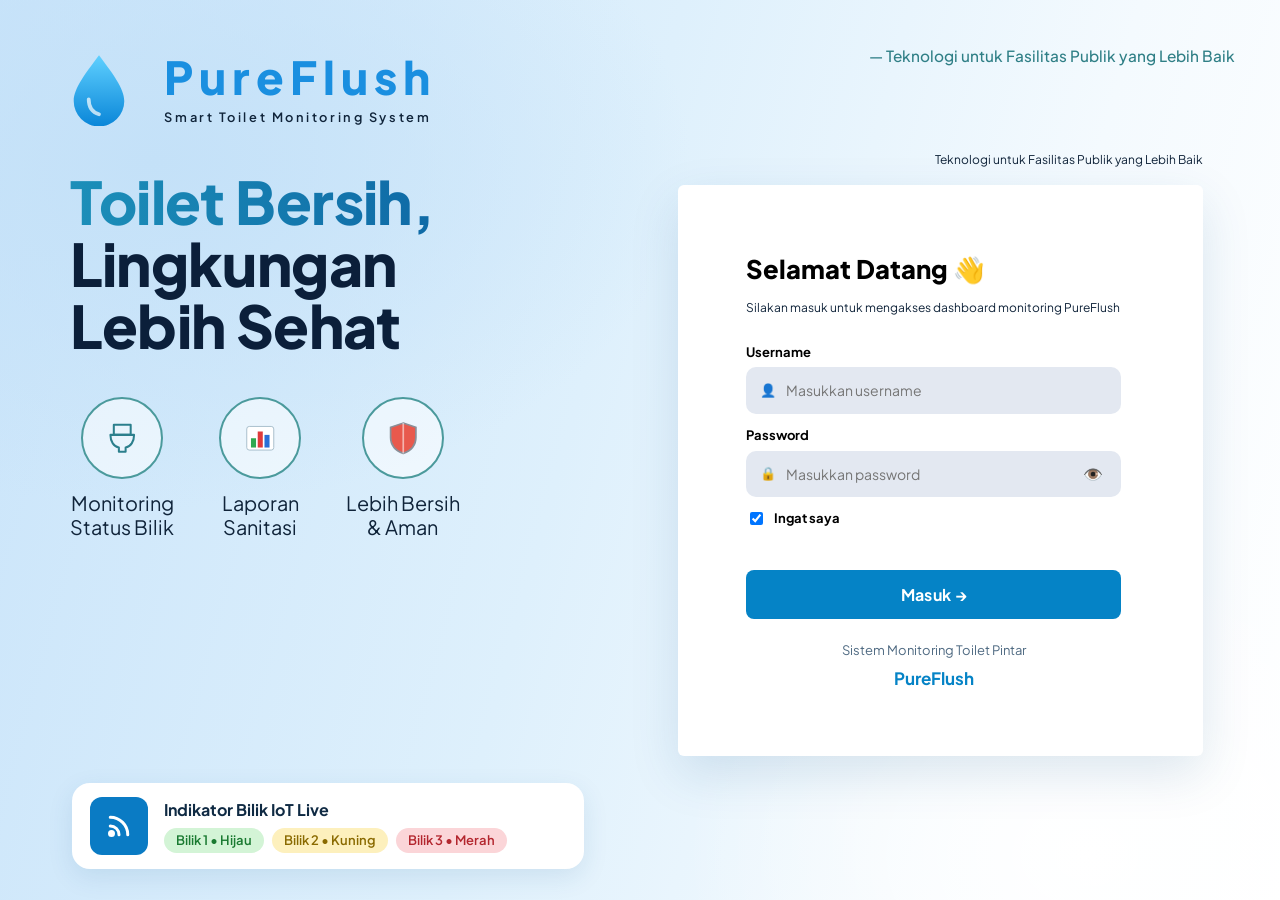
<file: dashboard/index.html>
<!DOCTYPE html>
<html lang="id">
<head>
<meta charset="utf-8">
<title>PureFlush</title>
<noscript><meta http-equiv="refresh" content="0; url=login.html"></noscript>
</head>
<body>
<!-- Pintu masuk: buka file ini. Sudah login -> main.html, belum -> login.html -->
<script>
try { location.replace(sessionStorage.getItem('pureflush_user') || localStorage.getItem('pureflush_user') ? 'main.html' : 'login.html'); }
catch (e) { location.replace('login.html'); }
</script>
<p>Memuat… <a href="login.html">Klik di sini jika tidak berpindah.</a></p>
</body>
</html>
</file>
<file: dashboard/style.css>
/* PureFlush — gaya mengikuti desain Figma: login (biru-putih) & dashboard (biru + pola heksagon + siluet toilet) */
:root{
  --ink:#0f2a43;--mut:#4f6a82;--blue:#1a8fe0;--blue-d:#0b6fb8;--line:#c3dcef;
  --k1:#7db9f5;--k2:#b4d4f7;--k3:#e1e5eb;--bilik:#b9c7ee;--beige:#f3e4cf;
  --ok-d:#14702a;--chk-d:#8f5200;--r:16px;
}
*{box-sizing:border-box}
html{-webkit-text-size-adjust:100%}
body{margin:0;color:var(--ink);font-family:"Plus Jakarta Sans","Segoe UI",system-ui,sans-serif;line-height:1.45;min-height:100vh;
  background:linear-gradient(135deg,#d3e9fc 0%,#e9f5fe 50%,#c2e1f8 100%) fixed}
/* latar halaman dalam: pola heksagon + siluet toilet + ikon IoT (digambar dengan SVG, bukan foto) */
body::before{content:"";position:fixed;inset:0;z-index:-1;pointer-events:none;
  background-image:
   url("data:image/svg+xml,%3Csvg xmlns='http://www.w3.org/2000/svg' viewBox='0 0 300 360' fill='none' stroke='white' stroke-opacity='.65' stroke-width='4' stroke-linecap='round'%3E%3Crect x='70' y='80' width='160' height='80' rx='22'/%3E%3Cellipse cx='150' cy='200' rx='122' ry='58'/%3E%3Cellipse cx='150' cy='200' rx='86' ry='36'/%3E%3Cpath d='M32 214C32 300 110 346 150 346S268 300 268 214'/%3E%3Cpath d='M215.9 65.9A20 20 0 0 1 244.1 65.9M201.7 51.7A40 40 0 0 1 258.3 51.7M187.6 37.6A60 60 0 0 1 272.4 37.6'/%3E%3Ccircle cx='230' cy='80' r='4' fill='white'/%3E%3C/svg%3E"),
   url("data:image/svg+xml,%3Csvg xmlns='http://www.w3.org/2000/svg' width='55.43' height='96' viewBox='0 0 55.43 96'%3E%3Cpath d='M0 16L27.71 0L55.43 16V48L27.71 64L0 48ZM27.71 64V96' fill='none' stroke='white' stroke-opacity='.45' stroke-width='1.2'/%3E%3C/svg%3E");
  background-repeat:no-repeat,repeat;
  background-position:left 4% bottom 6%,0 0;
  background-size:min(360px,32vw) auto,55.43px 96px}
body.login-bg{background:linear-gradient(100deg,#cde5fb 0%,#e3f1fd 45%,#ffffff 90%) fixed}
body.login-bg::before{display:none}
button,input,select{font:inherit;color:inherit}
button{cursor:pointer}
:focus-visible{outline:2px solid var(--blue);outline-offset:2px}
.em{font-family:"Segoe UI Emoji","Apple Color Emoji","Noto Color Emoji",sans-serif;font-style:normal;line-height:1}
.ic{vertical-align:-3px;flex:none}

/* ---------- Tombol ---------- */
.btn{border:0;border-radius:999px;padding:11px 20px;font-weight:700;font-size:13px;letter-spacing:.3px}
.btn.pri{background:#0583c9;color:#fff}.btn.pri:hover{background:#046aa6}
.btn.ghost{background:#fff;border:1px solid var(--line);color:var(--ink)}
.btn.green{background:#149a32;color:#fff}.btn.amber{background:#c47500;color:#fff}
.btn[disabled]{opacity:.6;cursor:not-allowed}

/* ---------- Login ---------- */
/* foto-login.jpg sudah memuat judul + 3 ikon fitur; di atasnya hanya ditambah logo, kartu masuk, dan indikator */
body.lgp{position:relative;background:linear-gradient(100deg,#cfe6fb 0%,#e9f5fe 55%,#fff 100%) fixed}
body.lgp::before{display:none}
.lg-art{position:fixed;inset:0;z-index:-1;background:radial-gradient(60% 55% at 12% 18%,#c4e1f8 0%,rgba(196,225,248,0) 70%),radial-gradient(45% 50% at 85% 95%,#fff 0%,rgba(255,255,255,0) 70%),linear-gradient(105deg,#c9e4fa 0%,#def0fc 45%,#f4fafe 75%,#fff 100%)}
.lg-deco{position:absolute;right:3.5%;top:clamp(26px,5vh,56px);font-size:clamp(13px,1.2vw,17px);color:#2f7f86;font-weight:500;z-index:0}
.lg-hero{position:absolute;left:5.5vw;top:19vh}
.lg-hero h1{margin:0;font-size:clamp(34px,4.6vw,68px);line-height:1.05;font-weight:800;letter-spacing:-.01em;color:#0b1f3a}
.lg-hero .h1a{background:linear-gradient(90deg,#1c8fb9,#0f6aa6);-webkit-background-clip:text;background-clip:text;color:transparent}
.lg-feat{list-style:none;display:flex;gap:clamp(22px,3.5vw,58px);margin:clamp(24px,4.5vh,48px) 0 0;padding:0}
.lg-feat li{text-align:center;font-size:clamp(14px,1.55vw,22px);line-height:1.2;color:#10243a;font-weight:400}
.lg-feat i{display:grid;place-items:center;width:clamp(64px,6.4vw,92px);height:clamp(64px,6.4vw,92px);margin:0 auto 12px;border-radius:50%;border:2px solid #4b9a9c;background:rgba(255,255,255,.55)}
.lg-feat svg{width:52%;height:52%}
main.lg-main{position:relative;min-height:100vh;max-width:none;width:auto;padding:0;margin:0}
.lg-logo{position:absolute;left:5.5vw;top:clamp(20px,5.8vh,64px);display:flex;gap:36px;align-items:center}
.lg-wm{font-size:clamp(28px,3.55vw,52px);font-weight:800;letter-spacing:.13em;color:#1a8fe0;line-height:1.1}
.lg-sub{font-size:clamp(10px,1vw,14px);letter-spacing:.2em;font-weight:600;color:#10243a;margin-top:6px}
.lg-right{position:absolute;right:6%;top:16.8vh;width:min(41%,594px);min-width:340px;display:flex;flex-direction:column;align-items:flex-end;gap:10px}
.lg-tag{font-size:12px;color:#10243a;margin-bottom:6px}
.lg-card{background:#fff;border-radius:6px;min-height:min(63.5vh,650px);justify-content:center;padding:clamp(24px,3.2vw,44px) clamp(22px,6.4vw,94px) clamp(24px,3.2vw,44px) clamp(22px,5.3vw,76px);width:100%;box-shadow:0 18px 50px rgba(10,80,130,.13);display:flex;flex-direction:column;gap:12px}
.lg-card h2{margin:0;font-size:clamp(22px,2vw,28px);font-weight:800;color:#000}
.lg-hint{margin:0 0 14px;color:#10243a;font-size:12px}
.lg-card label{display:flex;flex-direction:column;gap:6px;font-size:13px;font-weight:700;color:#000}
.field{display:flex;align-items:center;gap:10px;background:#e3e8f1;border-radius:10px;padding:0 14px;font-weight:400}
.field:focus-within{outline:2px solid var(--blue)}
.field input{flex:1;min-width:0;border:0;background:transparent;padding:13px 0;font-size:14px;outline:0}
.field button{background:none;border:0;padding:4px;font-size:16px}
.lg-card label.chk{flex-direction:row;align-items:center;gap:8px;font-weight:700;font-size:13px}
.err{min-height:18px;color:#b3261e;font-size:13px;font-weight:600}
.btn.wide{width:100%;padding:13px;font-size:16px;border-radius:8px;background:#0583c6;color:#fff;font-weight:700}
.foot{text-align:center;color:#4f6a82;font-size:13px;margin-top:10px}
.foot b{display:block;color:#0583c6;font-size:17px;margin-top:6px}
.lg-live{position:absolute;left:5.6%;bottom:clamp(14px,3.5vh,40px);width:min(525px,40%);min-width:300px;display:flex;gap:16px;align-items:center;background:#fff;border-radius:18px;padding:14px 18px;box-shadow:0 8px 26px rgba(10,80,130,.1)}
.lg-live .ico{width:58px;height:58px;border-radius:12px;background:#0a7bc4;display:grid;place-items:center;flex:none}
.lg-live b{display:block;margin-bottom:6px}
.pills{display:flex;gap:8px;flex-wrap:wrap}
.pill{border-radius:999px;padding:3px 12px;font-size:13px;font-weight:600}
.p-g{background:#d3f4d6;color:#1a7a31}.p-y{background:#fdf0bd;color:#8a6a00}.p-r{background:#fbd5d8;color:#b3262e}
@media (max-width:900px){
  .lg-art{position:absolute}
  .lg-deco{display:none}
  .lg-hero{position:static;padding:8px 4px 24px}
  .lg-feat{gap:18px}
  main.lg-main{min-height:0;display:flex;flex-direction:column;padding:0 16px 28px}
  .lg-logo{position:static;align-items:flex-start;padding:18px 4px 0}
  .lg-live{position:static;width:100%;min-width:0;margin:0 0 18px}
  .lg-right{position:static;transform:none;width:100%;min-width:0;align-items:stretch}
  .lg-tag{display:none}
}

/* ---------- Kerangka aplikasi ---------- */
.app{display:grid;grid-template-columns:290px 1fr;min-height:100vh}
aside{padding:26px 18px;display:flex;flex-direction:column}
.logo{margin:0 6px 30px}
.wm{font-size:44px;font-weight:800;letter-spacing:-1.5px;line-height:1}
.wm span{color:#1e86d8}.wm .f{color:#14457f}
.tag{font-size:13px;font-weight:500;margin-top:6px}
aside h4{margin:0 6px 10px;font-size:22px;font-weight:800}
.nav{display:flex;flex-direction:column;gap:6px}
.nav button{display:flex;align-items:center;gap:12px;text-align:left;background:none;border:0;padding:10px 8px;border-radius:12px;font-size:17px;font-weight:700}
.nav button:hover{background:rgba(255,255,255,.5)}
.nav button[aria-current="page"]{background:rgba(255,255,255,.8);color:var(--blue-d);box-shadow:0 2px 8px rgba(10,80,130,.08)}
.nav .em{font-size:24px;width:30px;text-align:center}
.who{margin-top:auto;padding:14px 6px 0;border-top:1px solid rgba(15,42,67,.12);font-size:13px}
.who b{display:block}.who span{color:var(--mut);font-size:12px}
.who button{margin-top:8px;background:none;border:0;color:var(--blue-d);font-weight:700;font-size:13px;padding:0;display:flex;gap:6px;align-items:center}
main{padding:26px clamp(16px,3vw,40px);max-width:1080px;width:100%}
.top{display:flex;justify-content:space-between;align-items:center;gap:10px;flex-wrap:wrap;margin-bottom:18px}
.top h1{margin:0;font-size:clamp(22px,2.6vw,30px);color:var(--blue)}
.sim{display:flex;align-items:center;gap:10px;font-size:13px;color:var(--mut)}
.sim .live2{display:inline-flex;align-items:center;gap:6px}
.sim .dot2{width:8px;height:8px;border-radius:50%;background:#22b04a}.sim .off .dot2{background:#9aa}
.sim button{border:1px solid var(--line);background:rgba(255,255,255,.8);border-radius:999px;padding:6px 12px;font-size:12px}
h2.sec{font-size:clamp(20px,2.2vw,26px);margin:32px 0 12px;color:var(--blue);text-transform:uppercase;letter-spacing:.4px;font-weight:800}

/* ---------- Dashboard ---------- */
.alert{display:flex;gap:10px;align-items:center;background:#f6cf9d;color:var(--chk-d);border-radius:12px;padding:11px 14px;margin-bottom:14px;font-size:14px;font-weight:600}
.sumrow{display:grid;grid-template-columns:1.25fr 1fr 1fr;gap:16px}
.sumc{display:flex;gap:14px;align-items:flex-start;padding:18px 22px;border-radius:14px}
.sumc .big{font-size:40px}
.sumc .lb{font-weight:800;font-size:clamp(20px,2.2vw,28px);letter-spacing:.5px}
.sumc b{display:block;font-size:clamp(26px,3vw,36px);line-height:1.1}
.s1{background:var(--k1)}.s2{background:var(--k2)}.s3{background:var(--k3)}
.rooms{display:grid;grid-template-columns:repeat(auto-fit,minmax(190px,1fr));gap:14px}
.rc{display:flex;flex-direction:column;gap:7px;background:rgba(185,199,238,.92);border:0;border-radius:14px;padding:14px 16px;text-align:left;width:100%;min-height:128px;transition:transform .12s,box-shadow .12s}
.rc:hover{transform:translateY(-2px);box-shadow:0 10px 22px rgba(10,80,130,.15)}
.rt{display:flex;align-items:center;gap:8px;font-size:14px}.rt .em{font-size:22px}
.rc .m{font-size:13px;display:flex;align-items:center;gap:7px}
.rc .m .em{font-size:13px}
.rc .dl{margin-top:auto;align-self:flex-end;color:#2a46c8;font-size:12px;font-weight:600}
.dot{width:11px;height:11px;border-radius:50%;display:inline-block;flex:none}
.d-kosong{background:#22b04a}.d-dipakai{background:#2a6ff0}.d-cek{background:#f08a00}
.panel{background:rgba(255,255,255,.62);border:1px solid rgba(255,255,255,.8);border-radius:var(--r);padding:18px}
.filter{display:flex;gap:6px;margin-bottom:12px;flex-wrap:wrap;align-items:center}
.filter button{border:1px solid var(--line);background:rgba(255,255,255,.85);border-radius:999px;padding:5px 13px;font-size:12px;font-weight:600}
.filter button.on{background:var(--blue);color:#fff;border-color:var(--blue)}
input[type=date]{border:1px solid var(--line);background:#fff;border-radius:999px;padding:5px 12px;font-size:12px}
.ct{font-size:clamp(15px,1.6vw,19px);font-weight:700;color:var(--blue);margin:2px 0 8px}
svg.chart{display:block;width:100%;height:auto;max-height:290px;overflow:visible}
.axl{stroke:#7d98b0;stroke-width:1.2}
.ax{fill:#44607a;font-size:12px;font-family:inherit}
.ax.val{fill:var(--ink);font-weight:700;font-size:12px}
.bv{fill:#0ea5ee}.bv.now{fill:#22b04a}
.sum{display:grid;grid-template-columns:repeat(3,1fr);gap:10px}
.sum.four{grid-template-columns:repeat(4,1fr)}
.sum div{background:rgba(255,255,255,.7);border:1px solid var(--line);border-radius:12px;padding:10px 12px;font-size:12px;color:var(--mut)}
.sum b{display:block;font-size:20px;color:var(--ink)}
.note{font-size:12px;color:var(--mut);margin-top:10px}

/* ---------- Detail Bilik (latar foto sama untuk Bilik 1-4) ---------- */
/* foto-bilik.jpg = latar. Jika file tidak ada, dipakai bilik-bg.svg */
.dpage{position:relative;min-height:100vh;padding:clamp(16px,3.2vw,46px) clamp(16px,4.3vw,62px) 100px;display:flex;flex-direction:column;
  background:url("foto-bilik.jpg") center/cover no-repeat,url("bilik-bg.svg") center/cover no-repeat,linear-gradient(#cfe8fb,#8fc3ee)}
.dback{align-self:flex-start;background:none;border:0;color:#1a8fe0;font-weight:600;font-size:12px;padding:0;margin-bottom:4px;text-shadow:0 0 6px rgba(255,255,255,.9)}
.dtitle{margin:0 0 clamp(20px,4.6vw,66px);font-size:clamp(20px,2.9vw,36px);color:#1e9be0;font-weight:800;text-shadow:0 0 8px rgba(255,255,255,.85)}
.dcard{width:min(100%,990px);margin:0 auto;background:#e8d8b4;border-radius:28px;padding:clamp(20px,4.2vw,62px) clamp(18px,3.6vw,52px) clamp(18px,3.4vw,50px) clamp(18px,5.4vw,78px);min-height:min(66vh,690px);display:flex;flex-direction:column;box-shadow:0 14px 40px rgba(60,40,10,.18)}
.dinfo{display:flex;flex-direction:column;gap:clamp(8px,1.3vw,18px);font-size:clamp(16px,2.3vw,33px);color:#000}
.drow{display:grid;grid-template-columns:10.6em 1fr;gap:8px}
.dact{margin-top:auto;padding-top:28px}
.dbtn{display:block;width:min(100%,745px);margin:0 auto;border:0;border-radius:999px;background:#edf5f8;color:#000;padding:clamp(11px,1.6vw,20px) 20px;font-size:clamp(15px,2.3vw,32px);font-weight:500;letter-spacing:.2px}
.dbtn:hover{background:#fff}.dbtn[disabled]{opacity:.7;cursor:not-allowed}
.deny{padding:12px 14px;border-radius:12px;background:rgba(255,255,255,.55);color:#4a3d27;font-size:13px;font-weight:600;text-align:center}
.dicons{position:absolute;right:clamp(14px,3vw,44px);bottom:20px;display:flex;gap:12px;padding:10px 14px;border:1px solid rgba(110,190,255,.7);border-radius:20px;background:rgba(255,255,255,.28)}
.dicons span{width:40px;height:40px;border-radius:50%;border:1px solid rgba(110,190,255,.9);background:rgba(255,255,255,.6);color:#1a8fe0;display:grid;place-items:center}
@media (max-width:560px){.drow{grid-template-columns:1fr;gap:0}.drow span:first-child{color:#5a4a2e;font-size:.7em}}

/* ---------- Tabel ---------- */
table{width:100%;border-collapse:collapse;font-size:14px}
th,td{text-align:left;padding:10px 8px;border-bottom:1px solid var(--line)}
th{font-size:12px;color:var(--mut);text-transform:uppercase;letter-spacing:.5px}
tr[data-a]{cursor:pointer}tr[data-a]:hover{background:rgba(255,255,255,.6)}
.tw{overflow-x:auto}

/* ---------- Dialog konfirmasi & notifikasi (sesuai desain) ---------- */
.overlay{position:fixed;inset:0;background:rgba(10,30,50,.45);display:none;align-items:center;justify-content:center;padding:20px;z-index:20}
.overlay.on{display:flex}
.modal{background:#deedf5;border-radius:10px;padding:34px clamp(20px,4vw,44px) 30px;max-width:540px;width:100%;text-align:center;box-shadow:0 20px 60px rgba(0,0,0,.28)}
.modal h3{margin:0 0 16px;font-size:clamp(20px,2.4vw,24px);font-weight:700;color:#2a9fb5}
.modal p{margin:0 0 30px;color:#000;font-size:15px}
.mbtn{display:flex;gap:14px;justify-content:space-between}
.mb{flex:0 1 150px;border:0;background:#d8d8d8;color:#000;font-weight:700;font-size:16px;padding:16px 10px;border-radius:0}
.mb:hover{background:#cbcbcb}
#toast{position:fixed;top:calc(18px + env(safe-area-inset-top,0px));right:18px;left:18px;margin:0 auto;max-width:400px;background:#fff;color:#000;border-radius:12px;padding:14px 20px;font-size:17px;font-weight:500;display:none;align-items:center;gap:12px;z-index:30;box-shadow:0 10px 30px rgba(0,0,0,.2)}
#toast .em{font-size:20px}
#toast.on{display:flex}#toast.warn{background:#fff3dc;color:#6b4200}

/* ---------- Penyesuaian dashboard agar sama dengan desain ---------- */
.top{margin-bottom:22px}
.top h1{font-size:clamp(26px,2.6vw,36px);font-weight:800;color:#1e9be0}
h2.sec{font-size:clamp(22px,2.4vw,32px);color:#1e9be0;letter-spacing:.3px}
.sumc .lb{font-weight:800}
.chartbox{padding:0 4px}
.ct{display:flex;align-items:center;gap:8px;font-size:clamp(15px,1.5vw,20px);font-weight:700;color:#1e9be0;margin:0 0 6px}
.ax{fill:#111;font-size:13px}
.ax.y{font-size:15px}
.bv{fill:#0ba8f0}
.who button{margin-top:6px;background:none;border:0;color:var(--blue-d);font-weight:700;font-size:13px;padding:0;display:flex;gap:6px;align-items:center;text-align:left}
.who button[aria-current="page"]{text-decoration:underline}
@media (max-width:820px){
  .app{grid-template-columns:1fr}
  aside{flex-direction:row;align-items:center;flex-wrap:wrap;gap:8px;padding:10px 12px}
  .logo{margin:0 8px 0 0}.wm{font-size:26px}.tag{display:none}aside h4{display:none}
  .nav{flex-direction:row;overflow-x:auto}.nav button{white-space:nowrap;font-size:14px}
  .who{margin:0 0 0 auto;border:0;padding:0;text-align:right}.who span{display:none}
  .sumrow{grid-template-columns:1fr}
  .sum,.sum.four{grid-template-columns:1fr 1fr}
}
@media (prefers-reduced-motion:reduce){*{transition:none!important}}

/* jam real time */
.clk{position:fixed;top:14px;right:18px;z-index:40;display:flex;flex-direction:column;align-items:flex-end;line-height:1.15;background:rgba(255,255,255,.88);backdrop-filter:blur(6px);border-radius:14px;padding:7px 14px;box-shadow:0 4px 16px rgba(10,80,130,.12);font-size:12px;color:#456}
.clk b{font-size:18px;color:#0b6fb8;font-variant-numeric:tabular-nums;letter-spacing:.02em}
@media (max-width:900px){.clk{top:8px;right:8px;padding:5px 10px}.clk b{font-size:15px}}

/* warna kartu bilik menurut status */
.rc{border-left:8px solid transparent}
.rc-kosong{background:#c9efd2;border-left-color:#22b04a}
.rc-dipakai{background:#bfdcff;border-left-color:#2a6fe0}
.rc-cek{background:#ffddb3;border-left-color:#f08a12}
.rc-kosong .dl{color:#1a7a31}.rc-dipakai .dl{color:#1d4fb8}.rc-cek .dl{color:#a85a00}
</file>
